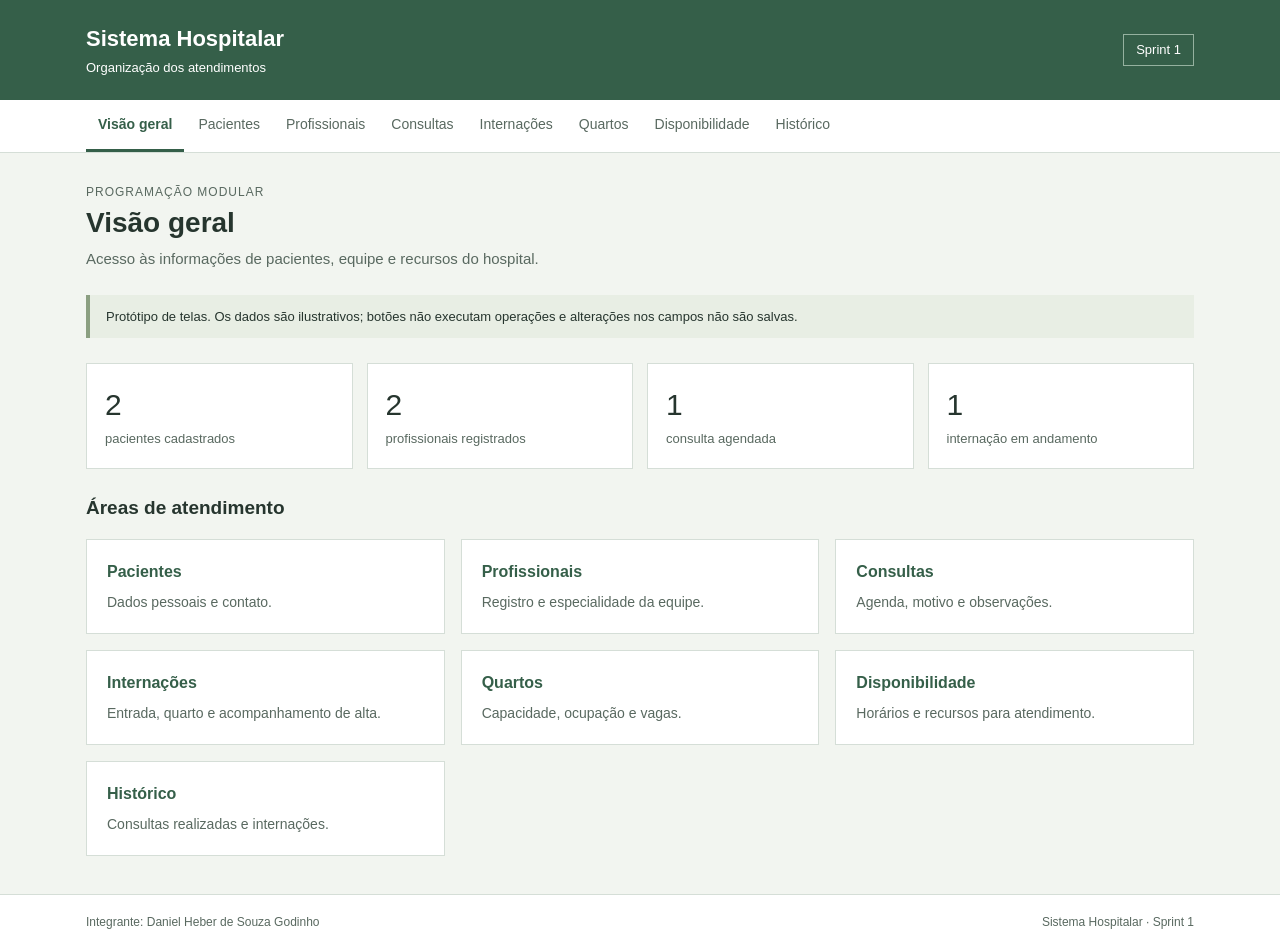
<file: front-end/index.html>
<!DOCTYPE html>
<html lang="pt-BR">
<head>
<meta charset="utf-8">
<meta name="viewport" content="width=device-width, initial-scale=1">
<title>Visão geral | Sistema Hospitalar</title>
<link rel="stylesheet" href="estilo.css">
</head>
<body>
<a class="skip" href="#conteudo">Ir para o conteúdo</a>
<header class="masthead"><div class="wrap"><div><a class="brand" href="index.html">Sistema Hospitalar</a><p>Organização dos atendimentos</p></div><span class="phase">Sprint 1</span></div></header>
<nav aria-label="Menu principal"><div class="wrap"><a href="index.html" aria-current="page">Visão geral</a><a href="pacientes.html">Pacientes</a><a href="profissionais.html">Profissionais</a><a href="consultas.html">Consultas</a><a href="internacoes.html">Internações</a><a href="quartos.html">Quartos</a><a href="disponibilidade.html">Disponibilidade</a><a href="historico.html">Histórico</a></div></nav>
<main id="conteudo" class="wrap"><p class="eyebrow">Programação Modular</p><h1>Visão geral</h1><p class="lead">Acesso às informações de pacientes, equipe e recursos do hospital.</p><p class="notice">Protótipo de telas. Os dados são ilustrativos; botões não executam operações e alterações nos campos não são salvas.</p><div class="stats"><div class="stat"><strong>2</strong><span>pacientes cadastrados</span></div><div class="stat"><strong>2</strong><span>profissionais registrados</span></div><div class="stat"><strong>1</strong><span>consulta agendada</span></div><div class="stat"><strong>1</strong><span>internação em andamento</span></div></div><section><h2>Áreas de atendimento</h2><div class="modules"><a class="module" href="pacientes.html"><h3>Pacientes</h3><p>Dados pessoais e contato.</p></a><a class="module" href="profissionais.html"><h3>Profissionais</h3><p>Registro e especialidade da equipe.</p></a><a class="module" href="consultas.html"><h3>Consultas</h3><p>Agenda, motivo e observações.</p></a><a class="module" href="internacoes.html"><h3>Internações</h3><p>Entrada, quarto e acompanhamento de alta.</p></a><a class="module" href="quartos.html"><h3>Quartos</h3><p>Capacidade, ocupação e vagas.</p></a><a class="module" href="disponibilidade.html"><h3>Disponibilidade</h3><p>Horários e recursos para atendimento.</p></a><a class="module" href="historico.html"><h3>Histórico</h3><p>Consultas realizadas e internações.</p></a></div></section></main>
<footer><div class="wrap"><span>Integrante: Daniel Heber de Souza Godinho</span><span>Sistema Hospitalar · Sprint 1</span></div></footer>
</body>
</html>
</file>
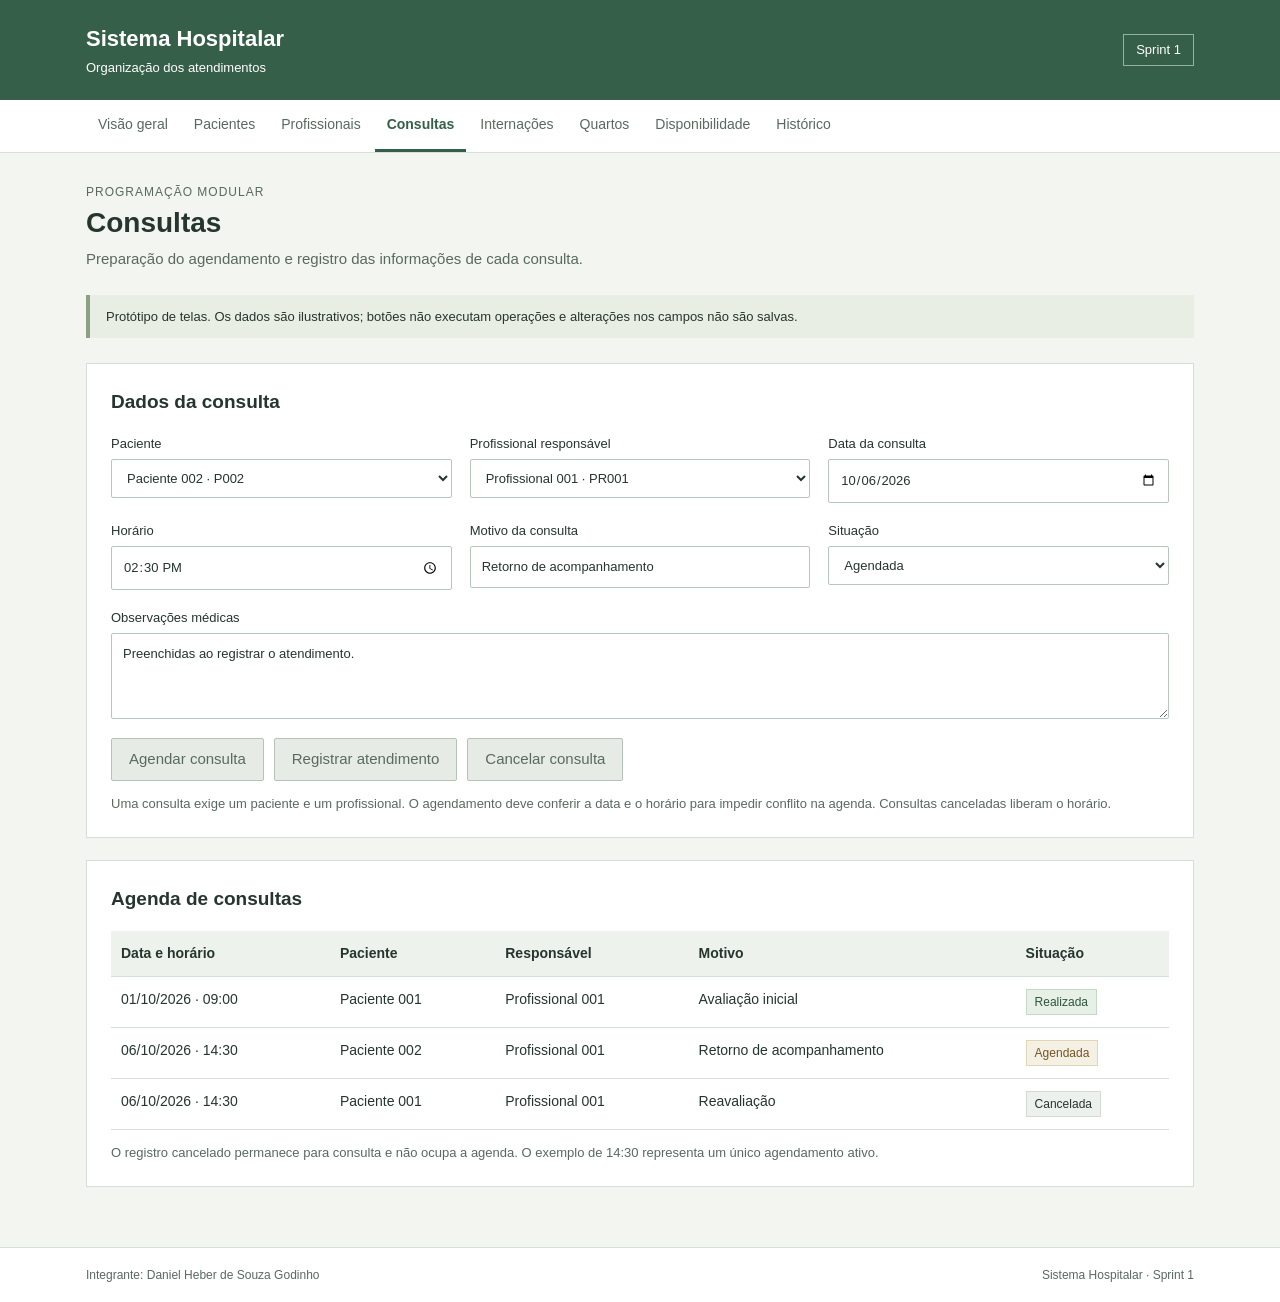
<file: front-end/consultas.html>
<!DOCTYPE html>
<html lang="pt-BR">
<head>
<meta charset="utf-8">
<meta name="viewport" content="width=device-width, initial-scale=1">
<title>Consultas | Sistema Hospitalar</title>
<link rel="stylesheet" href="estilo.css">
</head>
<body>
<a class="skip" href="#conteudo">Ir para o conteúdo</a>
<header class="masthead"><div class="wrap"><div><a class="brand" href="index.html">Sistema Hospitalar</a><p>Organização dos atendimentos</p></div><span class="phase">Sprint 1</span></div></header>
<nav aria-label="Menu principal"><div class="wrap"><a href="index.html">Visão geral</a><a href="pacientes.html">Pacientes</a><a href="profissionais.html">Profissionais</a><a href="consultas.html" aria-current="page">Consultas</a><a href="internacoes.html">Internações</a><a href="quartos.html">Quartos</a><a href="disponibilidade.html">Disponibilidade</a><a href="historico.html">Histórico</a></div></nav>
<main id="conteudo" class="wrap"><p class="eyebrow">Programação Modular</p><h1>Consultas</h1><p class="lead">Preparação do agendamento e registro das informações de cada consulta.</p><p class="notice">Protótipo de telas. Os dados são ilustrativos; botões não executam operações e alterações nos campos não são salvas.</p><section class="panel"><h2>Dados da consulta</h2><form><div class="fields"><label class="field">Paciente<select><option>Paciente 002 · P002</option><option>Paciente 001 · P001</option></select></label><label class="field">Profissional responsável<select><option>Profissional 001 · PR001</option><option>Profissional 002 · PR002</option></select></label><label class="field">Data da consulta<input type="date" value="2026-10-06" placeholder=""></label><label class="field">Horário<input type="time" value="14:30" placeholder=""></label><label class="field">Motivo da consulta<input type="text" value="Retorno de acompanhamento" placeholder=""></label><label class="field">Situação<select><option>Agendada</option><option>Realizada</option><option>Cancelada</option></select></label><label class="wide">Observações médicas<textarea>Preenchidas ao registrar o atendimento.</textarea></label></div><div class="actions"><button type="button" disabled>Agendar consulta</button><button type="button" disabled>Registrar atendimento</button><button type="button" disabled>Cancelar consulta</button></div></form><p class="help">Uma consulta exige um paciente e um profissional. O agendamento deve conferir a data e o horário para impedir conflito na agenda. Consultas canceladas liberam o horário.</p></section><section class="panel"><h2>Agenda de consultas</h2><div class="table-wrap" tabindex="0" role="region" aria-label="Tabela de registros"><table><thead><tr><th scope="col">Data e horário</th><th scope="col">Paciente</th><th scope="col">Responsável</th><th scope="col">Motivo</th><th scope="col">Situação</th></tr></thead><tbody><tr><td>01/10/2026 · 09:00</td><td>Paciente 001</td><td>Profissional 001</td><td>Avaliação inicial</td><td><span class="badge ok">Realizada</span></td></tr><tr><td>06/10/2026 · 14:30</td><td>Paciente 002</td><td>Profissional 001</td><td>Retorno de acompanhamento</td><td><span class="badge busy">Agendada</span></td></tr><tr><td>06/10/2026 · 14:30</td><td>Paciente 001</td><td>Profissional 001</td><td>Reavaliação</td><td><span class="badge ">Cancelada</span></td></tr></tbody></table></div><p class="help">O registro cancelado permanece para consulta e não ocupa a agenda. O exemplo de 14:30 representa um único agendamento ativo.</p></section></main>
<footer><div class="wrap"><span>Integrante: Daniel Heber de Souza Godinho</span><span>Sistema Hospitalar · Sprint 1</span></div></footer>
</body>
</html>
</file>
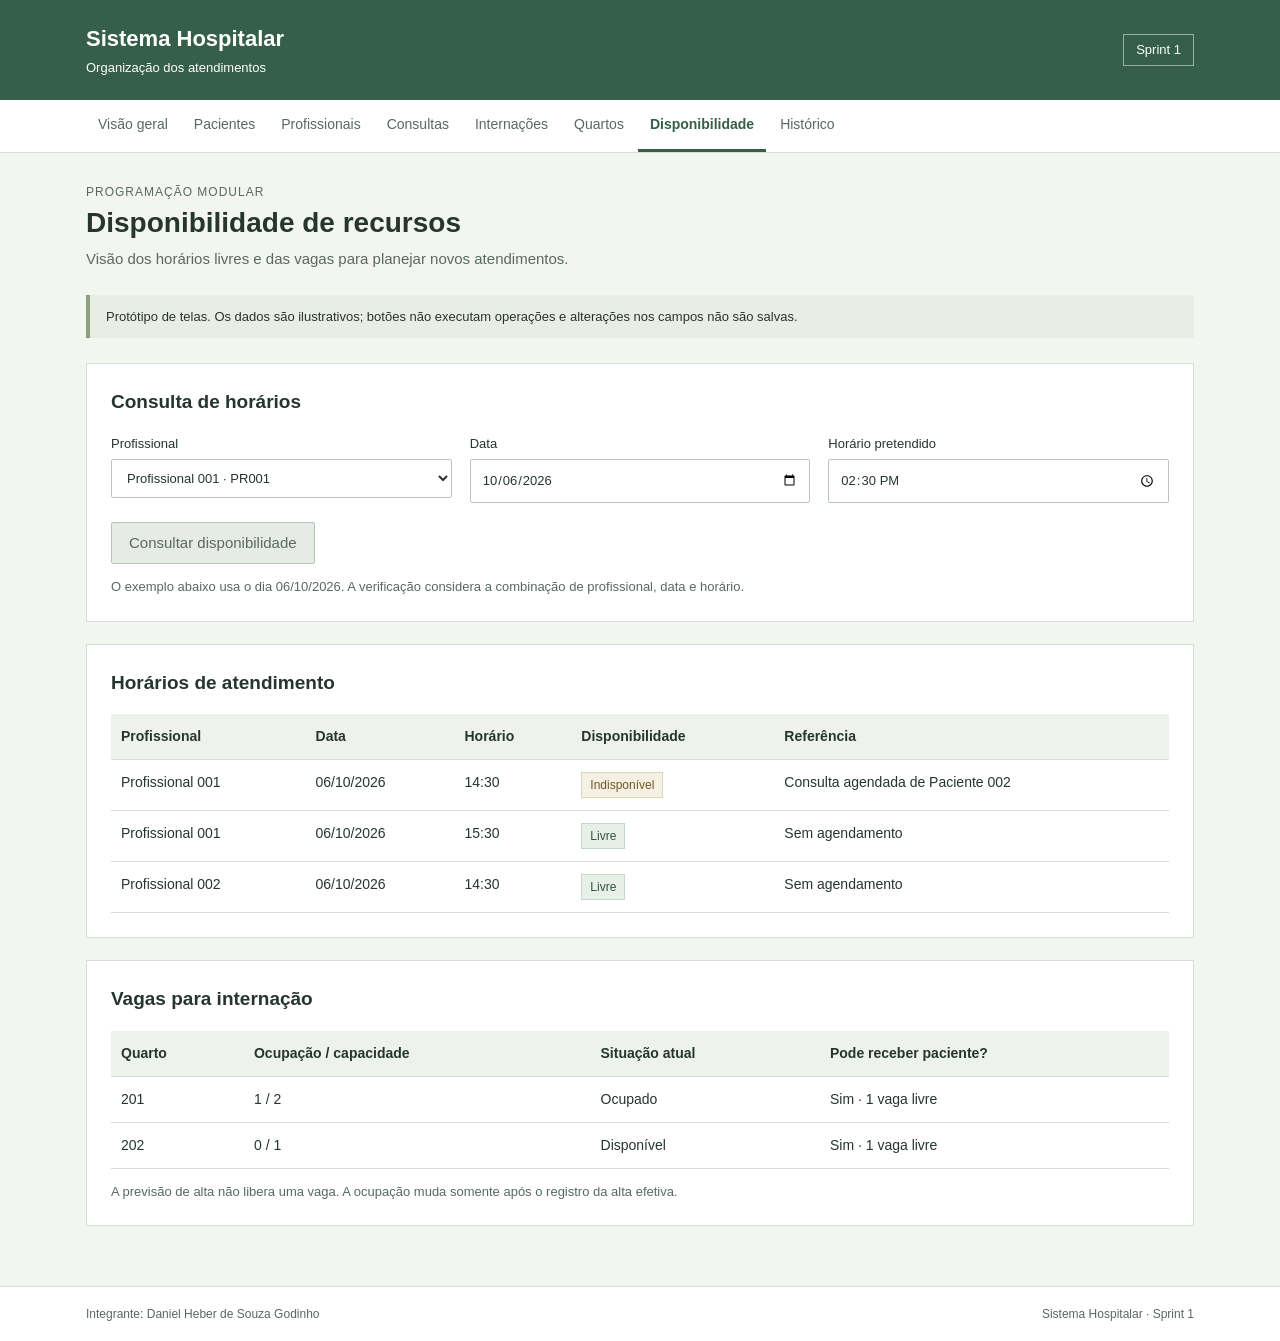
<file: front-end/disponibilidade.html>
<!DOCTYPE html>
<html lang="pt-BR">
<head>
<meta charset="utf-8">
<meta name="viewport" content="width=device-width, initial-scale=1">
<title>Disponibilidade de recursos | Sistema Hospitalar</title>
<link rel="stylesheet" href="estilo.css">
</head>
<body>
<a class="skip" href="#conteudo">Ir para o conteúdo</a>
<header class="masthead"><div class="wrap"><div><a class="brand" href="index.html">Sistema Hospitalar</a><p>Organização dos atendimentos</p></div><span class="phase">Sprint 1</span></div></header>
<nav aria-label="Menu principal"><div class="wrap"><a href="index.html">Visão geral</a><a href="pacientes.html">Pacientes</a><a href="profissionais.html">Profissionais</a><a href="consultas.html">Consultas</a><a href="internacoes.html">Internações</a><a href="quartos.html">Quartos</a><a href="disponibilidade.html" aria-current="page">Disponibilidade</a><a href="historico.html">Histórico</a></div></nav>
<main id="conteudo" class="wrap"><p class="eyebrow">Programação Modular</p><h1>Disponibilidade de recursos</h1><p class="lead">Visão dos horários livres e das vagas para planejar novos atendimentos.</p><p class="notice">Protótipo de telas. Os dados são ilustrativos; botões não executam operações e alterações nos campos não são salvas.</p><section class="panel"><h2>Consulta de horários</h2><form><div class="fields"><label class="field">Profissional<select><option>Profissional 001 · PR001</option><option>Profissional 002 · PR002</option></select></label><label class="field">Data<input type="date" value="2026-10-06" placeholder=""></label><label class="field">Horário pretendido<input type="time" value="14:30" placeholder=""></label></div><div class="actions"><button type="button" disabled>Consultar disponibilidade</button></div></form><p class="help">O exemplo abaixo usa o dia 06/10/2026. A verificação considera a combinação de profissional, data e horário.</p></section><section class="panel"><h2>Horários de atendimento</h2><div class="table-wrap" tabindex="0" role="region" aria-label="Tabela de registros"><table><thead><tr><th scope="col">Profissional</th><th scope="col">Data</th><th scope="col">Horário</th><th scope="col">Disponibilidade</th><th scope="col">Referência</th></tr></thead><tbody><tr><td>Profissional 001</td><td>06/10/2026</td><td>14:30</td><td><span class="badge busy">Indisponível</span></td><td>Consulta agendada de Paciente 002</td></tr><tr><td>Profissional 001</td><td>06/10/2026</td><td>15:30</td><td><span class="badge ok">Livre</span></td><td>Sem agendamento</td></tr><tr><td>Profissional 002</td><td>06/10/2026</td><td>14:30</td><td><span class="badge ok">Livre</span></td><td>Sem agendamento</td></tr></tbody></table></div></section><section class="panel"><h2>Vagas para internação</h2><div class="table-wrap" tabindex="0" role="region" aria-label="Tabela de registros"><table><thead><tr><th scope="col">Quarto</th><th scope="col">Ocupação / capacidade</th><th scope="col">Situação atual</th><th scope="col">Pode receber paciente?</th></tr></thead><tbody><tr><td>201</td><td>1 / 2</td><td>Ocupado</td><td>Sim · 1 vaga livre</td></tr><tr><td>202</td><td>0 / 1</td><td>Disponível</td><td>Sim · 1 vaga livre</td></tr></tbody></table></div><p class="help">A previsão de alta não libera uma vaga. A ocupação muda somente após o registro da alta efetiva.</p></section></main>
<footer><div class="wrap"><span>Integrante: Daniel Heber de Souza Godinho</span><span>Sistema Hospitalar · Sprint 1</span></div></footer>
</body>
</html>
</file>
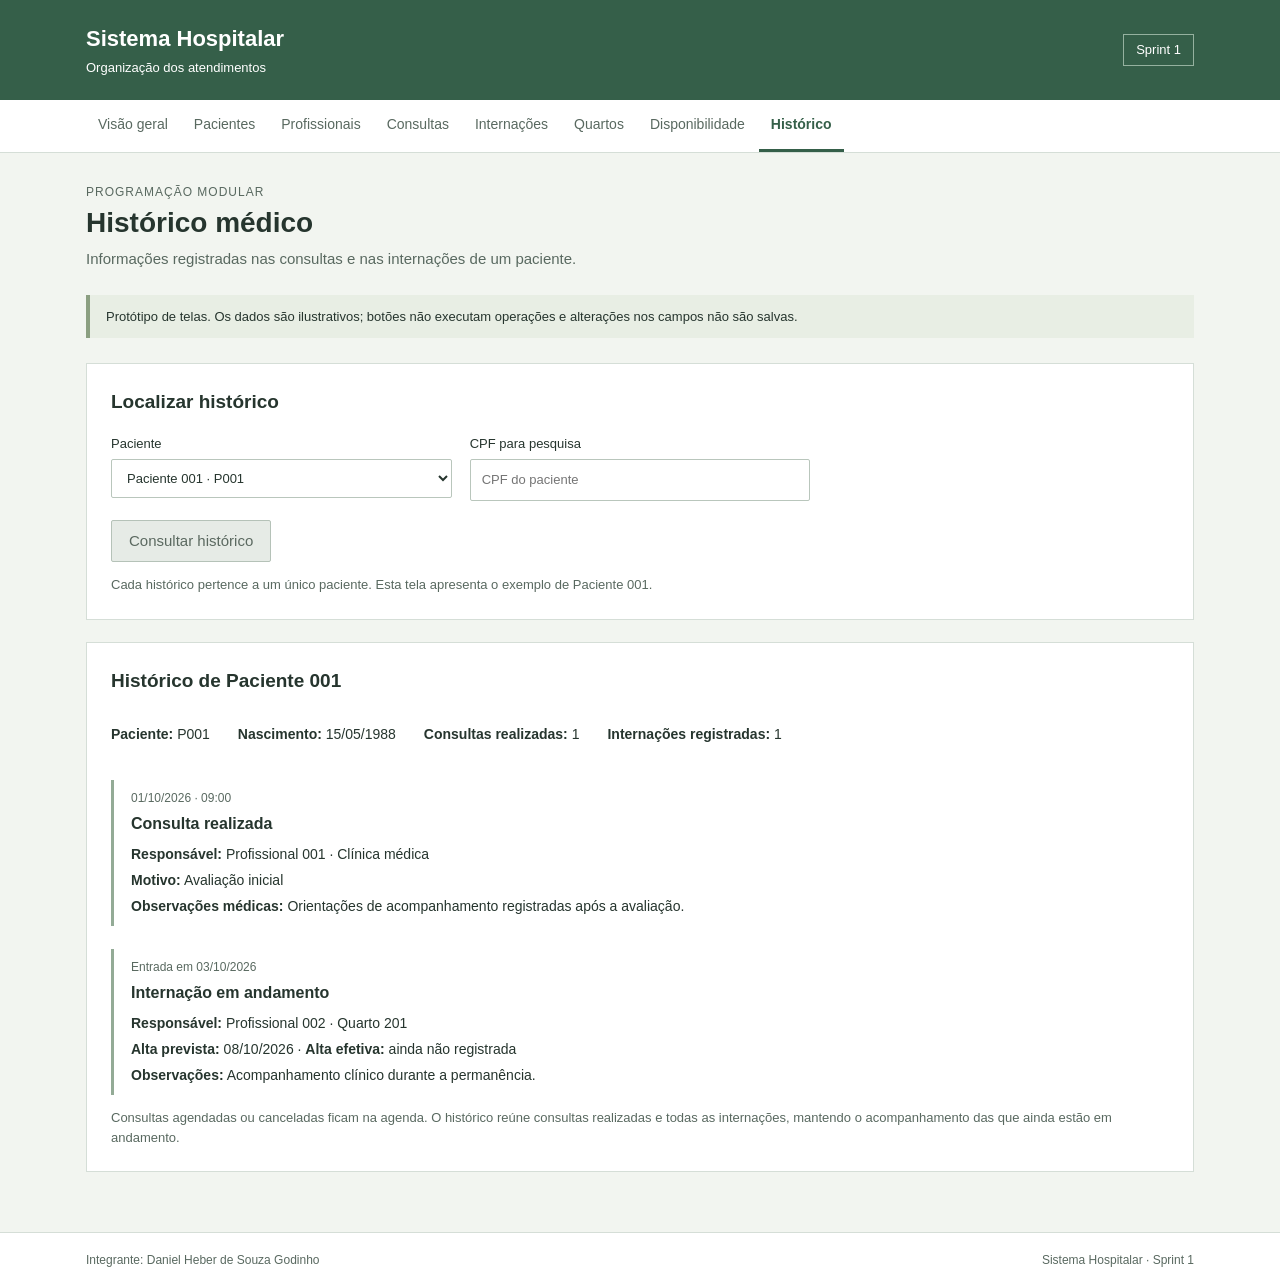
<file: front-end/historico.html>
<!DOCTYPE html>
<html lang="pt-BR">
<head>
<meta charset="utf-8">
<meta name="viewport" content="width=device-width, initial-scale=1">
<title>Histórico médico | Sistema Hospitalar</title>
<link rel="stylesheet" href="estilo.css">
</head>
<body>
<a class="skip" href="#conteudo">Ir para o conteúdo</a>
<header class="masthead"><div class="wrap"><div><a class="brand" href="index.html">Sistema Hospitalar</a><p>Organização dos atendimentos</p></div><span class="phase">Sprint 1</span></div></header>
<nav aria-label="Menu principal"><div class="wrap"><a href="index.html">Visão geral</a><a href="pacientes.html">Pacientes</a><a href="profissionais.html">Profissionais</a><a href="consultas.html">Consultas</a><a href="internacoes.html">Internações</a><a href="quartos.html">Quartos</a><a href="disponibilidade.html">Disponibilidade</a><a href="historico.html" aria-current="page">Histórico</a></div></nav>
<main id="conteudo" class="wrap"><p class="eyebrow">Programação Modular</p><h1>Histórico médico</h1><p class="lead">Informações registradas nas consultas e nas internações de um paciente.</p><p class="notice">Protótipo de telas. Os dados são ilustrativos; botões não executam operações e alterações nos campos não são salvas.</p><section class="panel"><h2>Localizar histórico</h2><form><div class="fields"><label class="field">Paciente<select><option>Paciente 001 · P001</option><option>Paciente 002 · P002</option></select></label><label class="field">CPF para pesquisa<input type="text" value="" placeholder="CPF do paciente"></label></div><div class="actions"><button type="button" disabled>Consultar histórico</button></div></form><p class="help">Cada histórico pertence a um único paciente. Esta tela apresenta o exemplo de Paciente 001.</p></section><section class="panel"><h2>Histórico de Paciente 001</h2><div class="facts"><span><strong>Paciente:</strong> P001</span><span><strong>Nascimento:</strong> 15/05/1988</span><span><strong>Consultas realizadas:</strong> 1</span><span><strong>Internações registradas:</strong> 1</span></div><article class="record"><p class="date">01/10/2026 · 09:00</p><h3>Consulta realizada</h3><p><strong>Responsável:</strong> Profissional 001 · Clínica médica</p><p><strong>Motivo:</strong> Avaliação inicial</p><p><strong>Observações médicas:</strong> Orientações de acompanhamento registradas após a avaliação.</p></article><article class="record"><p class="date">Entrada em 03/10/2026</p><h3>Internação em andamento</h3><p><strong>Responsável:</strong> Profissional 002 · Quarto 201</p><p><strong>Alta prevista:</strong> 08/10/2026 · <strong>Alta efetiva:</strong> ainda não registrada</p><p><strong>Observações:</strong> Acompanhamento clínico durante a permanência.</p></article><p class="help">Consultas agendadas ou canceladas ficam na agenda. O histórico reúne consultas realizadas e todas as internações, mantendo o acompanhamento das que ainda estão em andamento.</p></section></main>
<footer><div class="wrap"><span>Integrante: Daniel Heber de Souza Godinho</span><span>Sistema Hospitalar · Sprint 1</span></div></footer>
</body>
</html>
</file>
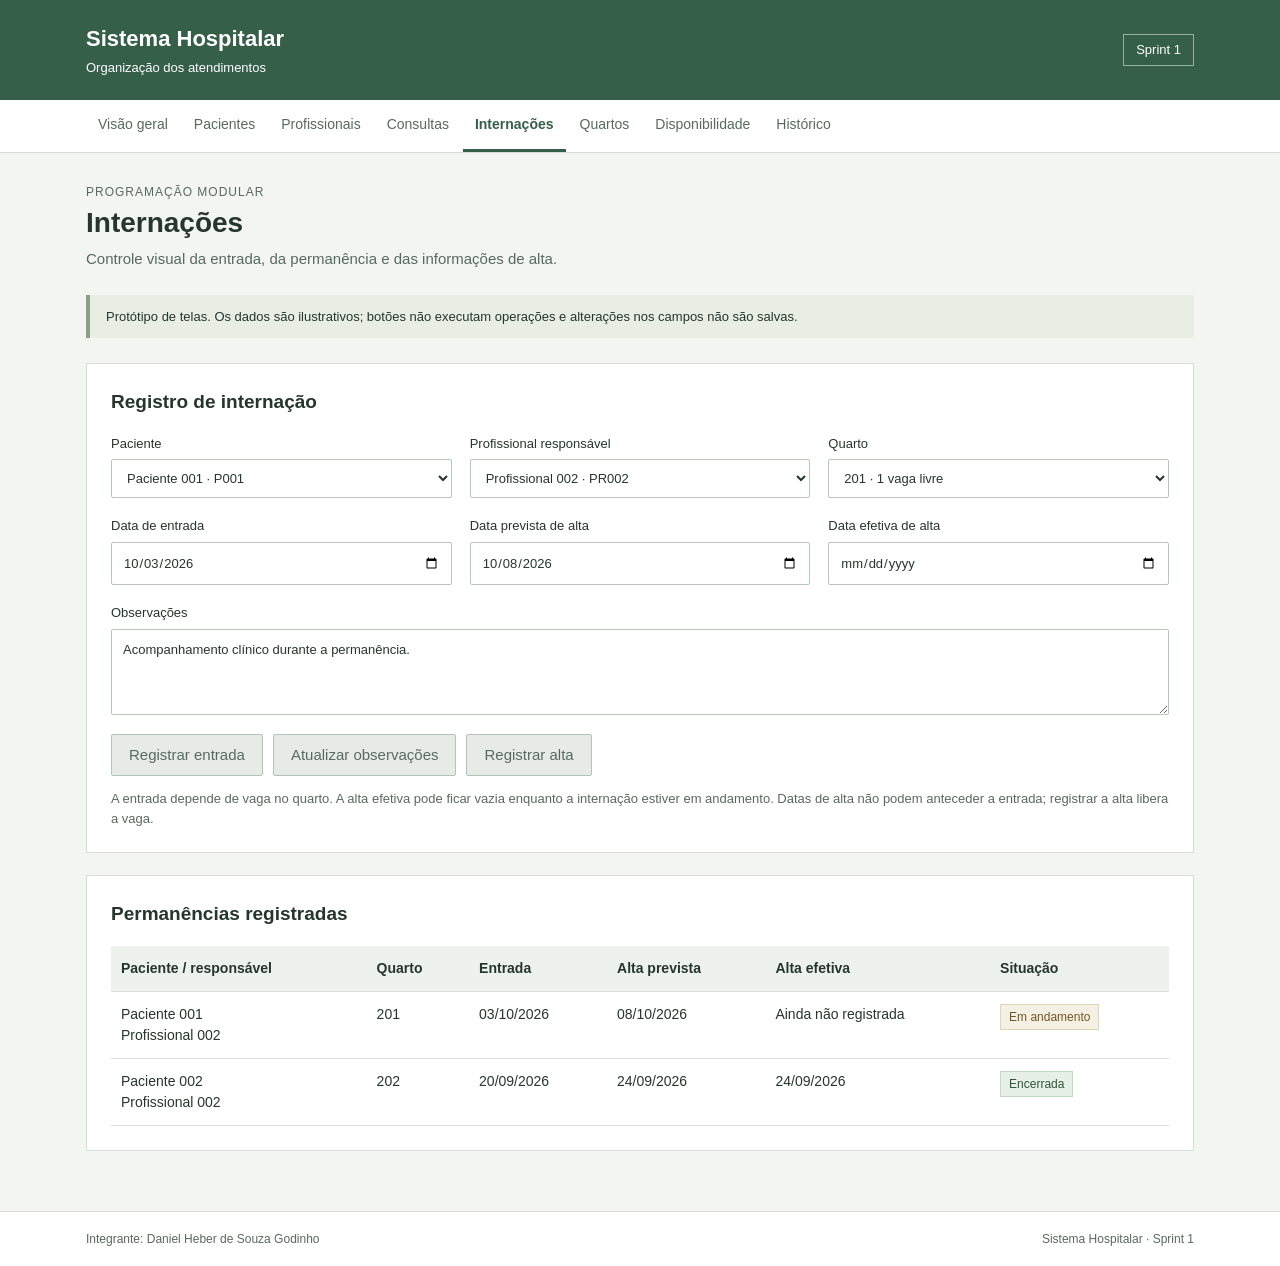
<file: front-end/internacoes.html>
<!DOCTYPE html>
<html lang="pt-BR">
<head>
<meta charset="utf-8">
<meta name="viewport" content="width=device-width, initial-scale=1">
<title>Internações | Sistema Hospitalar</title>
<link rel="stylesheet" href="estilo.css">
</head>
<body>
<a class="skip" href="#conteudo">Ir para o conteúdo</a>
<header class="masthead"><div class="wrap"><div><a class="brand" href="index.html">Sistema Hospitalar</a><p>Organização dos atendimentos</p></div><span class="phase">Sprint 1</span></div></header>
<nav aria-label="Menu principal"><div class="wrap"><a href="index.html">Visão geral</a><a href="pacientes.html">Pacientes</a><a href="profissionais.html">Profissionais</a><a href="consultas.html">Consultas</a><a href="internacoes.html" aria-current="page">Internações</a><a href="quartos.html">Quartos</a><a href="disponibilidade.html">Disponibilidade</a><a href="historico.html">Histórico</a></div></nav>
<main id="conteudo" class="wrap"><p class="eyebrow">Programação Modular</p><h1>Internações</h1><p class="lead">Controle visual da entrada, da permanência e das informações de alta.</p><p class="notice">Protótipo de telas. Os dados são ilustrativos; botões não executam operações e alterações nos campos não são salvas.</p><section class="panel"><h2>Registro de internação</h2><form><div class="fields"><label class="field">Paciente<select><option>Paciente 001 · P001</option><option>Paciente 002 · P002</option></select></label><label class="field">Profissional responsável<select><option>Profissional 002 · PR002</option><option>Profissional 001 · PR001</option></select></label><label class="field">Quarto<select><option>201 · 1 vaga livre</option><option>202 · 1 vaga livre</option></select></label><label class="field">Data de entrada<input type="date" value="2026-10-03" placeholder=""></label><label class="field">Data prevista de alta<input type="date" value="2026-10-08" placeholder=""></label><label class="field">Data efetiva de alta<input type="date" value="" placeholder=""></label><label class="wide">Observações<textarea>Acompanhamento clínico durante a permanência.</textarea></label></div><div class="actions"><button type="button" disabled>Registrar entrada</button><button type="button" disabled>Atualizar observações</button><button type="button" disabled>Registrar alta</button></div></form><p class="help">A entrada depende de vaga no quarto. A alta efetiva pode ficar vazia enquanto a internação estiver em andamento. Datas de alta não podem anteceder a entrada; registrar a alta libera a vaga.</p></section><section class="panel"><h2>Permanências registradas</h2><div class="table-wrap" tabindex="0" role="region" aria-label="Tabela de registros"><table><thead><tr><th scope="col">Paciente / responsável</th><th scope="col">Quarto</th><th scope="col">Entrada</th><th scope="col">Alta prevista</th><th scope="col">Alta efetiva</th><th scope="col">Situação</th></tr></thead><tbody><tr><td>Paciente 001<br>Profissional 002</td><td>201</td><td>03/10/2026</td><td>08/10/2026</td><td>Ainda não registrada</td><td><span class="badge busy">Em andamento</span></td></tr><tr><td>Paciente 002<br>Profissional 002</td><td>202</td><td>20/09/2026</td><td>24/09/2026</td><td>24/09/2026</td><td><span class="badge ok">Encerrada</span></td></tr></tbody></table></div></section></main>
<footer><div class="wrap"><span>Integrante: Daniel Heber de Souza Godinho</span><span>Sistema Hospitalar · Sprint 1</span></div></footer>
</body>
</html>
</file>
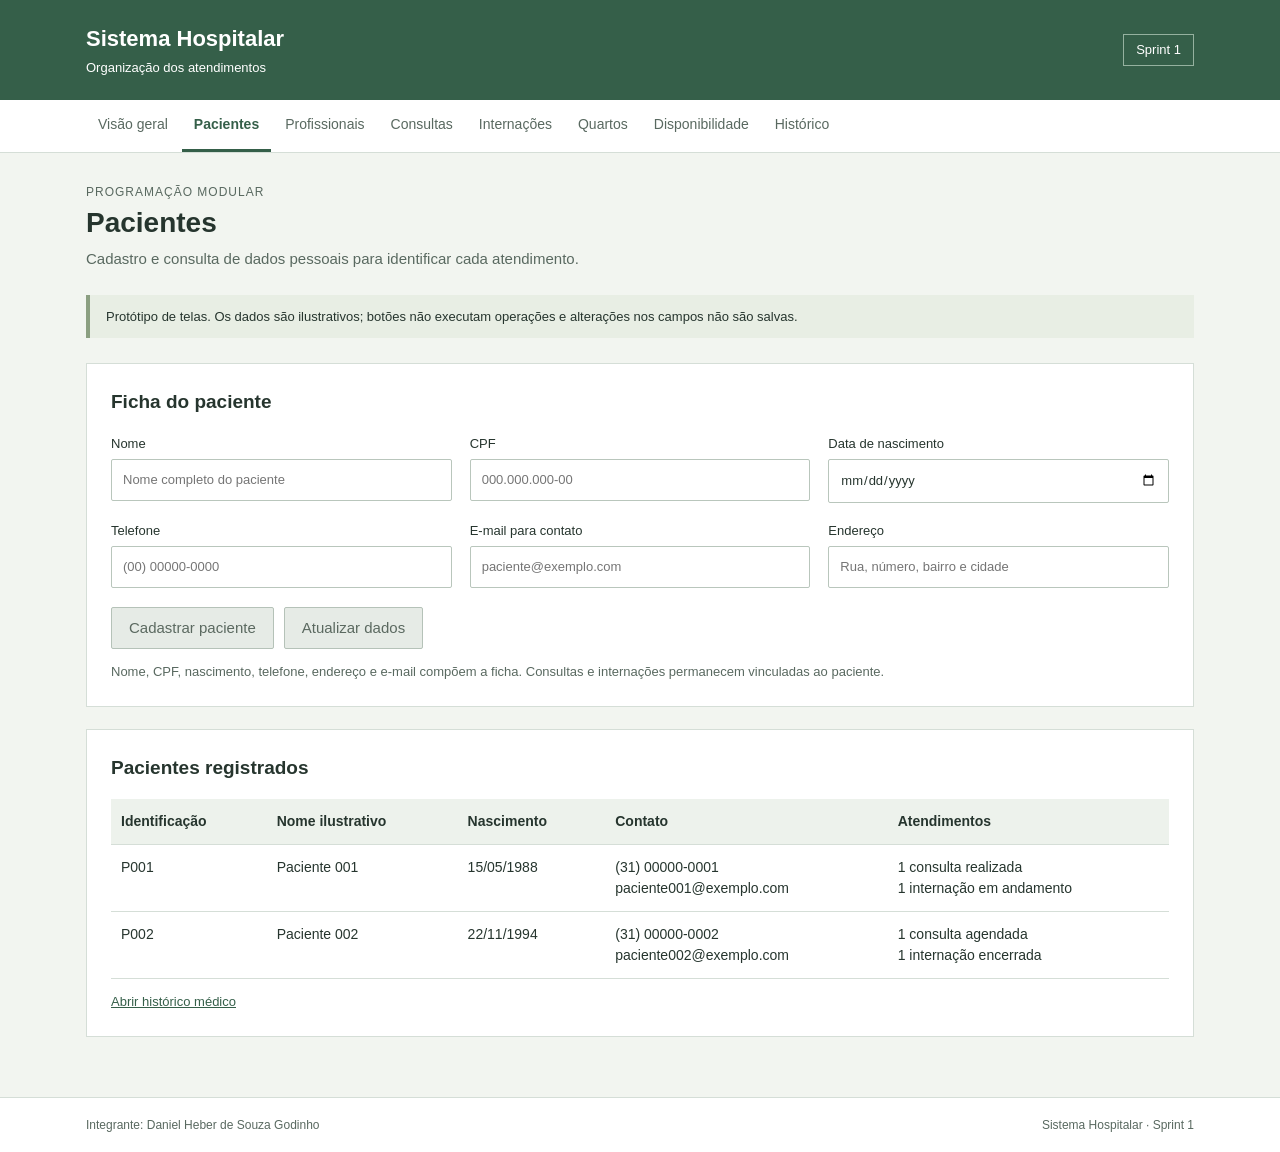
<file: front-end/pacientes.html>
<!DOCTYPE html>
<html lang="pt-BR">
<head>
<meta charset="utf-8">
<meta name="viewport" content="width=device-width, initial-scale=1">
<title>Pacientes | Sistema Hospitalar</title>
<link rel="stylesheet" href="estilo.css">
</head>
<body>
<a class="skip" href="#conteudo">Ir para o conteúdo</a>
<header class="masthead"><div class="wrap"><div><a class="brand" href="index.html">Sistema Hospitalar</a><p>Organização dos atendimentos</p></div><span class="phase">Sprint 1</span></div></header>
<nav aria-label="Menu principal"><div class="wrap"><a href="index.html">Visão geral</a><a href="pacientes.html" aria-current="page">Pacientes</a><a href="profissionais.html">Profissionais</a><a href="consultas.html">Consultas</a><a href="internacoes.html">Internações</a><a href="quartos.html">Quartos</a><a href="disponibilidade.html">Disponibilidade</a><a href="historico.html">Histórico</a></div></nav>
<main id="conteudo" class="wrap"><p class="eyebrow">Programação Modular</p><h1>Pacientes</h1><p class="lead">Cadastro e consulta de dados pessoais para identificar cada atendimento.</p><p class="notice">Protótipo de telas. Os dados são ilustrativos; botões não executam operações e alterações nos campos não são salvas.</p><section class="panel"><h2>Ficha do paciente</h2><form><div class="fields"><label class="field">Nome<input type="text" value="" placeholder="Nome completo do paciente"></label><label class="field">CPF<input type="text" value="" placeholder="000.000.000-00"></label><label class="field">Data de nascimento<input type="date" value="" placeholder=""></label><label class="field">Telefone<input type="tel" value="" placeholder="(00) 00000-0000"></label><label class="field">E-mail para contato<input type="email" value="" placeholder="paciente@exemplo.com"></label><label class="field">Endereço<input type="text" value="" placeholder="Rua, número, bairro e cidade"></label></div><div class="actions"><button type="button" disabled>Cadastrar paciente</button><button type="button" disabled>Atualizar dados</button></div></form><p class="help">Nome, CPF, nascimento, telefone, endereço e e-mail compõem a ficha. Consultas e internações permanecem vinculadas ao paciente.</p></section><section class="panel"><h2>Pacientes registrados</h2><div class="table-wrap" tabindex="0" role="region" aria-label="Tabela de registros"><table><thead><tr><th scope="col">Identificação</th><th scope="col">Nome ilustrativo</th><th scope="col">Nascimento</th><th scope="col">Contato</th><th scope="col">Atendimentos</th></tr></thead><tbody><tr><td>P001</td><td>Paciente 001</td><td>15/05/1988</td><td>(31) 00000-0001<br>paciente001@exemplo.com</td><td>1 consulta realizada<br>1 internação em andamento</td></tr><tr><td>P002</td><td>Paciente 002</td><td>22/11/1994</td><td>(31) 00000-0002<br>paciente002@exemplo.com</td><td>1 consulta agendada<br>1 internação encerrada</td></tr></tbody></table></div><p class="help"><a href="historico.html">Abrir histórico médico</a></p></section></main>
<footer><div class="wrap"><span>Integrante: Daniel Heber de Souza Godinho</span><span>Sistema Hospitalar · Sprint 1</span></div></footer>
</body>
</html>
</file>
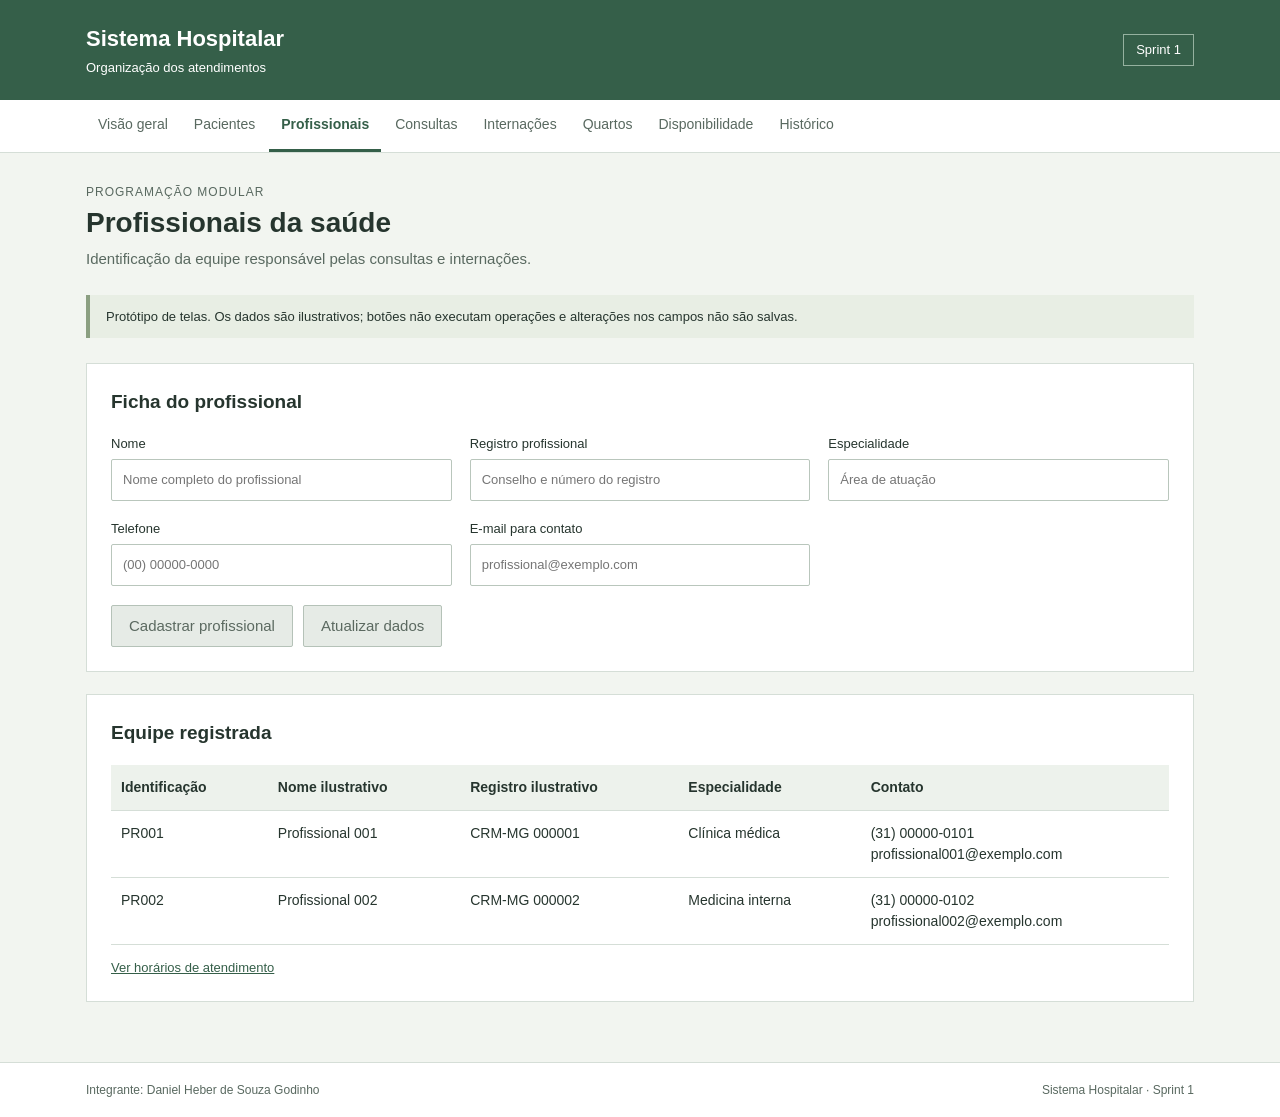
<file: front-end/profissionais.html>
<!DOCTYPE html>
<html lang="pt-BR">
<head>
<meta charset="utf-8">
<meta name="viewport" content="width=device-width, initial-scale=1">
<title>Profissionais da saúde | Sistema Hospitalar</title>
<link rel="stylesheet" href="estilo.css">
</head>
<body>
<a class="skip" href="#conteudo">Ir para o conteúdo</a>
<header class="masthead"><div class="wrap"><div><a class="brand" href="index.html">Sistema Hospitalar</a><p>Organização dos atendimentos</p></div><span class="phase">Sprint 1</span></div></header>
<nav aria-label="Menu principal"><div class="wrap"><a href="index.html">Visão geral</a><a href="pacientes.html">Pacientes</a><a href="profissionais.html" aria-current="page">Profissionais</a><a href="consultas.html">Consultas</a><a href="internacoes.html">Internações</a><a href="quartos.html">Quartos</a><a href="disponibilidade.html">Disponibilidade</a><a href="historico.html">Histórico</a></div></nav>
<main id="conteudo" class="wrap"><p class="eyebrow">Programação Modular</p><h1>Profissionais da saúde</h1><p class="lead">Identificação da equipe responsável pelas consultas e internações.</p><p class="notice">Protótipo de telas. Os dados são ilustrativos; botões não executam operações e alterações nos campos não são salvas.</p><section class="panel"><h2>Ficha do profissional</h2><form><div class="fields"><label class="field">Nome<input type="text" value="" placeholder="Nome completo do profissional"></label><label class="field">Registro profissional<input type="text" value="" placeholder="Conselho e número do registro"></label><label class="field">Especialidade<input type="text" value="" placeholder="Área de atuação"></label><label class="field">Telefone<input type="tel" value="" placeholder="(00) 00000-0000"></label><label class="field">E-mail para contato<input type="email" value="" placeholder="profissional@exemplo.com"></label></div><div class="actions"><button type="button" disabled>Cadastrar profissional</button><button type="button" disabled>Atualizar dados</button></div></form></section><section class="panel"><h2>Equipe registrada</h2><div class="table-wrap" tabindex="0" role="region" aria-label="Tabela de registros"><table><thead><tr><th scope="col">Identificação</th><th scope="col">Nome ilustrativo</th><th scope="col">Registro ilustrativo</th><th scope="col">Especialidade</th><th scope="col">Contato</th></tr></thead><tbody><tr><td>PR001</td><td>Profissional 001</td><td>CRM-MG 000001</td><td>Clínica médica</td><td>(31) 00000-0101<br>profissional001@exemplo.com</td></tr><tr><td>PR002</td><td>Profissional 002</td><td>CRM-MG 000002</td><td>Medicina interna</td><td>(31) 00000-0102<br>profissional002@exemplo.com</td></tr></tbody></table></div><p class="help"><a href="disponibilidade.html">Ver horários de atendimento</a></p></section></main>
<footer><div class="wrap"><span>Integrante: Daniel Heber de Souza Godinho</span><span>Sistema Hospitalar · Sprint 1</span></div></footer>
</body>
</html>
</file>
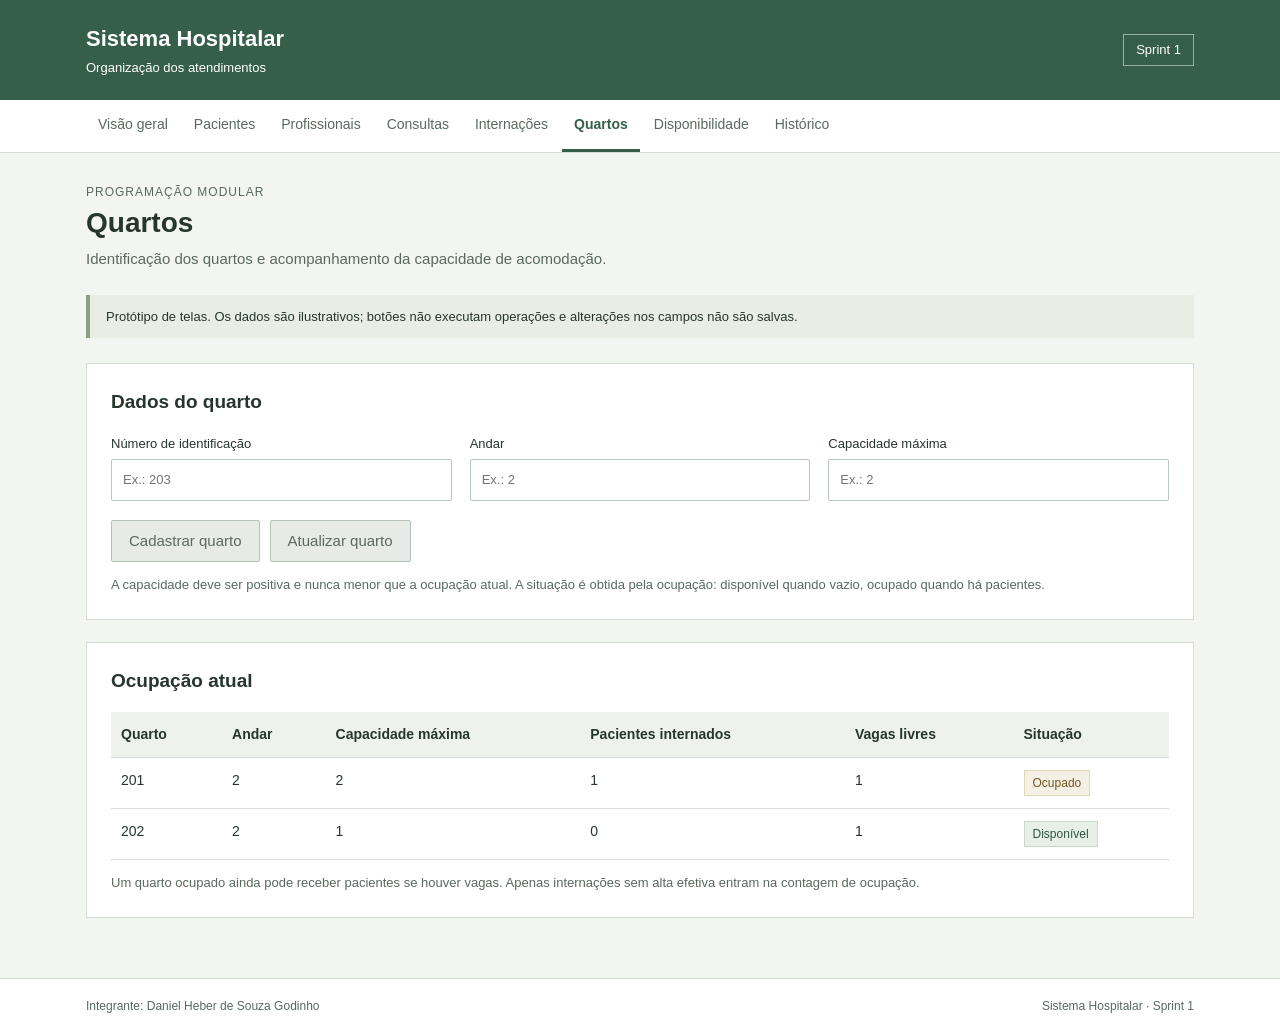
<file: front-end/quartos.html>
<!DOCTYPE html>
<html lang="pt-BR">
<head>
<meta charset="utf-8">
<meta name="viewport" content="width=device-width, initial-scale=1">
<title>Quartos | Sistema Hospitalar</title>
<link rel="stylesheet" href="estilo.css">
</head>
<body>
<a class="skip" href="#conteudo">Ir para o conteúdo</a>
<header class="masthead"><div class="wrap"><div><a class="brand" href="index.html">Sistema Hospitalar</a><p>Organização dos atendimentos</p></div><span class="phase">Sprint 1</span></div></header>
<nav aria-label="Menu principal"><div class="wrap"><a href="index.html">Visão geral</a><a href="pacientes.html">Pacientes</a><a href="profissionais.html">Profissionais</a><a href="consultas.html">Consultas</a><a href="internacoes.html">Internações</a><a href="quartos.html" aria-current="page">Quartos</a><a href="disponibilidade.html">Disponibilidade</a><a href="historico.html">Histórico</a></div></nav>
<main id="conteudo" class="wrap"><p class="eyebrow">Programação Modular</p><h1>Quartos</h1><p class="lead">Identificação dos quartos e acompanhamento da capacidade de acomodação.</p><p class="notice">Protótipo de telas. Os dados são ilustrativos; botões não executam operações e alterações nos campos não são salvas.</p><section class="panel"><h2>Dados do quarto</h2><form><div class="fields"><label class="field">Número de identificação<input type="text" value="" placeholder="Ex.: 203"></label><label class="field">Andar<input type="number" value="" placeholder="Ex.: 2"></label><label class="field">Capacidade máxima<input type="number" value="" placeholder="Ex.: 2"></label></div><div class="actions"><button type="button" disabled>Cadastrar quarto</button><button type="button" disabled>Atualizar quarto</button></div></form><p class="help">A capacidade deve ser positiva e nunca menor que a ocupação atual. A situação é obtida pela ocupação: disponível quando vazio, ocupado quando há pacientes.</p></section><section class="panel"><h2>Ocupação atual</h2><div class="table-wrap" tabindex="0" role="region" aria-label="Tabela de registros"><table><thead><tr><th scope="col">Quarto</th><th scope="col">Andar</th><th scope="col">Capacidade máxima</th><th scope="col">Pacientes internados</th><th scope="col">Vagas livres</th><th scope="col">Situação</th></tr></thead><tbody><tr><td>201</td><td>2</td><td>2</td><td>1</td><td>1</td><td><span class="badge busy">Ocupado</span></td></tr><tr><td>202</td><td>2</td><td>1</td><td>0</td><td>1</td><td><span class="badge ok">Disponível</span></td></tr></tbody></table></div><p class="help">Um quarto ocupado ainda pode receber pacientes se houver vagas. Apenas internações sem alta efetiva entram na contagem de ocupação.</p></section></main>
<footer><div class="wrap"><span>Integrante: Daniel Heber de Souza Godinho</span><span>Sistema Hospitalar · Sprint 1</span></div></footer>
</body>
</html>
</file>
<file: front-end/estilo.css>
* { box-sizing: border-box; }
:root { color-scheme: light; --ink: #26352e; --green: #355f49; --muted: #596960; --line: #d5ded7; --paper: #fff; --base: #f2f5f0; }
body { margin: 0; font-family: Arial, Helvetica, sans-serif; color: var(--ink); background: var(--base); font-size: 15px; line-height: 1.5; }
a { color: var(--green); }
.skip { position: absolute; top: -70px; left: 12px; padding: 10px; background: white; z-index: 2; }
.skip:focus { top: 8px; }
.masthead { background: var(--green); color: white; }
.masthead .wrap { display: flex; align-items: center; justify-content: space-between; padding-top: 22px; padding-bottom: 22px; gap: 20px; }
.brand { color: white; font-size: 22px; font-weight: bold; text-decoration: none; }
.masthead p { margin: 3px 0 0; font-size: 13px; }
.phase { border: 1px solid #95b19f; padding: 5px 12px; white-space: nowrap; font-size: 13px; }
.wrap { max-width: 1160px; margin: 0 auto; padding: 0 26px; }
nav { background: white; border-bottom: 1px solid var(--line); }
nav .wrap { display: flex; flex-wrap: wrap; gap: 2px; }
nav a { padding: 14px 12px; text-decoration: none; color: var(--muted); border-bottom: 3px solid transparent; font-size: 14px; }
nav a[aria-current] { color: var(--green); font-weight: bold; border-color: var(--green); }
nav a:hover { background: #f1f5f1; }
main { padding-top: 30px !important; padding-bottom: 38px !important; }
.eyebrow { color: var(--muted); font-size: 12px; letter-spacing: 1px; text-transform: uppercase; margin: 0 0 5px; }
h1 { font-size: 28px; line-height: 1.2; margin: 0 0 9px; font-weight: 600; }
.lead { color: var(--muted); margin: 0 0 24px; max-width: 850px; }
h2 { font-size: 19px; margin: 0 0 17px; font-weight: 600; }
h3 { font-size: 16px; margin: 0 0 8px; }
.notice { border-left: 4px solid #8b9f81; background: #e8eee4; padding: 12px 16px; margin: 0 0 25px; font-size: 13px; }
.panel { background: white; border: 1px solid var(--line); padding: 24px; margin-bottom: 22px; }
.fields { display: grid; grid-template-columns: repeat(3, minmax(0, 1fr)); gap: 18px; }
label { display: block; font-size: 13px; color: var(--ink); }
input, select, textarea { display: block; width: 100%; margin-top: 6px; border: 1px solid #b9c6bc; padding: 10px 11px; font: inherit; color: var(--ink); background: white; border-radius: 2px; }
textarea { min-height: 86px; resize: vertical; }
.wide { grid-column: 1 / -1; }
.actions { display: flex; gap: 10px; margin-top: 19px; flex-wrap: wrap; }
button { font: inherit; padding: 9px 17px; border: 1px solid #b5c2b8; border-radius: 2px; }
button:disabled { background: #e6ebe6; color: #5b6960; cursor: default; }
.help { font-size: 13px; color: var(--muted); margin: 13px 0 0; }
.table-wrap { overflow-x: auto; }
table { border-collapse: collapse; width: 100%; font-size: 14px; }
th { text-align: left; background: #edf2ec; font-weight: 600; }
th, td { padding: 12px; border-bottom: 1px solid var(--line); vertical-align: top; }
th:first-child, td:first-child { padding-left: 10px; }
.badge { display: inline-block; padding: 3px 8px; font-size: 12px; background: #edf1ee; border: 1px solid #d0dcd3; white-space: nowrap; }
.busy { color: #735524; background: #f5f0e4; border-color: #e1d5b8; }
.ok { color: #30543e; background: #e6f0e6; border-color: #c6d8c7; }
.stats { display: grid; grid-template-columns: repeat(4, minmax(0,1fr)); gap: 14px; margin-bottom: 25px; }
.stat { background: white; border: 1px solid var(--line); padding: 18px; }
.stat strong { display: block; font-size: 30px; font-weight: 500; }
.stat span { font-size: 13px; color: var(--muted); }
.modules { display: grid; grid-template-columns: repeat(3, minmax(0,1fr)); gap: 16px; }
.module { display: block; background: white; border: 1px solid var(--line); padding: 20px; text-decoration: none; }
.module p { color: var(--muted); font-size: 14px; margin: 0; }
.module:hover { border-color: var(--green); }
.columns { display: grid; grid-template-columns: 1fr 1fr; gap: 20px; }
.record { border-left: 3px solid #93ab96; padding: 4px 0 4px 17px; margin-top: 23px; }
.record p { margin: 5px 0; font-size: 14px; }
.record .date { color: var(--muted); font-size: 12px; }
.facts { display: flex; flex-wrap: wrap; gap: 10px 28px; padding: 12px 0; }
.facts span { font-size: 14px; }
footer { border-top: 1px solid var(--line); padding: 18px 0; background: white; color: var(--muted); font-size: 12px; }
footer .wrap { display: flex; flex-wrap: wrap; gap: 6px 20px; justify-content: space-between; }
:focus-visible { outline: 2px solid #355f49; outline-offset: 3px; }
@media (max-width: 760px) { .wrap { padding-left: 18px; padding-right: 18px; } .masthead .wrap { align-items: flex-start; } .brand { font-size: 19px; } nav a { padding: 10px 8px; font-size: 13px; } .fields { grid-template-columns: 1fr 1fr; } .modules { grid-template-columns: 1fr 1fr; } .stats { grid-template-columns: 1fr 1fr; } .columns { grid-template-columns: 1fr; gap: 0; } .panel { padding: 18px; } h1 { font-size: 25px; } }
@media (max-width: 460px) { .fields, .modules { grid-template-columns: 1fr; } .phase { font-size: 11px; padding: 4px 7px; } table { min-width: 580px; } .masthead .wrap { gap: 10px; } }
</file>
